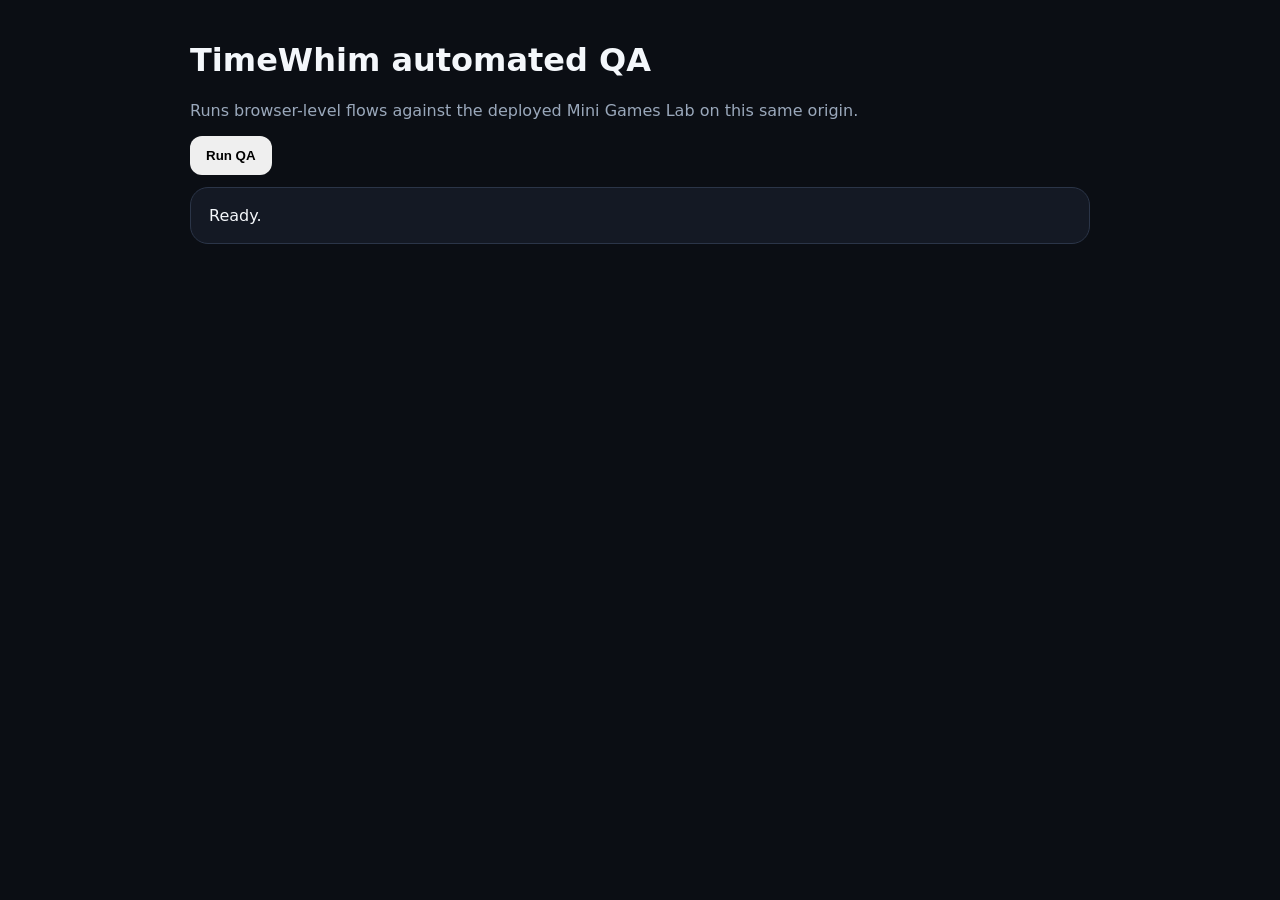
<file: qa/index.html>
<!doctype html>
<html lang="en">
<head>
<meta charset="utf-8">
<meta name="viewport" content="width=device-width,initial-scale=1">
<meta name="robots" content="noindex,nofollow">
<title>TimeWhim QA</title>
<style>
body{font-family:system-ui,sans-serif;background:#0b0e14;color:#f4f7fb;margin:0;padding:20px}.wrap{max-width:900px;margin:auto}.panel{background:#141924;border:1px solid #2b3548;border-radius:18px;padding:18px;margin:12px 0}button{padding:12px 16px;border-radius:12px;border:0;font-weight:800}.pass{color:#52d590}.fail{color:#ff7777}.muted{color:#9aa8bb}pre{white-space:pre-wrap;word-break:break-word}iframe{position:fixed;left:-10000px;top:0;width:900px;height:900px;border:0}
</style>
</head>
<body>
<div class="wrap"><h1>TimeWhim automated QA</h1><p class="muted">Runs browser-level flows against the deployed Mini Games Lab on this same origin.</p><button id="run">Run QA</button><div id="summary" class="panel">Ready.</div><div id="results"></div></div>
<iframe id="frame" title="QA target"></iframe>
<script>
(()=>{
const $=s=>document.querySelector(s), frame=$('#frame'), results=$('#results'), summary=$('#summary');
const sleep=ms=>new Promise(r=>setTimeout(r,ms));
function log(name,status,detail=''){const d=document.createElement('div');d.className='panel';d.innerHTML=`<strong class="${status==='PASS'?'pass':'fail'}">${status}</strong> · ${name}${detail?`<pre>${String(detail).replace(/[<&]/g,m=>({'<':'&lt;','&':'&amp;'}[m]))}</pre>`:''}`;results.appendChild(d)}
async function load(path='/lab/'){
  return new Promise((resolve,reject)=>{
    const timer=setTimeout(()=>reject(new Error('iframe load timeout')),8000);
    frame.onload=()=>{clearTimeout(timer);const w=frame.contentWindow,d=frame.contentDocument;
      w.scrollTo=()=>{};
      resolve({w,d});
    };
    frame.src=path+'?qa='+Date.now();
  });
}
function q(d,s){return d.querySelector(s)}function qa(d,s){return [...d.querySelectorAll(s)]}
function click(d,s){const e=q(d,s);if(!e)throw new Error('Missing '+s);e.click();return e}
function visible(d,s){const e=q(d,s);return !!e&&!e.classList.contains('hidden')}
async function wait(fn,timeout=7000){const end=Date.now()+timeout;while(Date.now()<end){try{if(fn())return true}catch{}await sleep(15)}throw new Error('Wait timeout')}
async function openGame(game,path='/lab/'){const x=await load(path);click(x.d,`.launch[data-game="${game}"]`);if(!visible(x.d,'#'+game))throw new Error(game+' did not open');return x}
async function quiz(){let {d}=await openGame('quiz');click(d,'#quizStart');for(let i=0;i<5;i++){await wait(()=>qa(d,'#qAnswers button').length===4);qa(d,'#qAnswers button')[0].click();await wait(()=>visible(d,'#qReveal'));click(d,'#qNext')}if(!visible(d,'#quizEnd'))throw new Error('No quiz end')}
async function quizDuel(){let {d}=await openGame('quiz');q(d,'#quizModes button[data-v="duel"]').click();click(d,'#quizStart');qa(d,'#qAnswers button')[0].click();q(d,'#qConf button').click();q(d,'#qPredict button').click();await wait(()=>visible(d,'#qPass'));click(d,'#qPassBtn');qa(d,'#qAnswers button')[0].click();q(d,'#qConf button').click();q(d,'#qPredict button').click();await wait(()=>visible(d,'#qReveal'))}
async function moves(){let {d}=await openGame('moves');click(d,'#movesStart');for(let i=0;i<5;i++){await wait(()=>qa(d,'#mOps button:not([disabled])').length>=3);for(let j=0;j<3;j++)q(d,'#mOps button:not([disabled])').click();await wait(()=>visible(d,'#mReveal'));click(d,'#mNext')}if(!visible(d,'#movesEnd'))throw new Error('No moves end')}
async function movesDuel(){let {d}=await openGame('moves');q(d,'#movesModes button[data-v="duel"]').click();click(d,'#movesStart');for(let j=0;j<3;j++)q(d,'#mOps button:not([disabled])').click();await wait(()=>visible(d,'#mPass'));click(d,'#mPassBtn');for(let j=0;j<3;j++)q(d,'#mOps button:not([disabled])').click();await wait(()=>visible(d,'#mReveal'))}
function matchGroups(faces,rule){const groups=[];if(rule.includes('10')){const used=new Set;faces.map(Number).forEach((v,i)=>{if(used.has(i))return;for(let j=i+1;j<faces.length;j++)if(!used.has(j)&&v+Number(faces[j])===10){groups.push([i,j]);used.add(i);used.add(j);break}});return groups}
 const ruTriple=[['🇯🇵','Токио','¥'],['🇰🇷','Сеул','₩'],['🔥','Дым','Тепло'],['🐝','Мёд','Улей'],['🌧️','☂️','Лужа']];
 const ruPair=[['Hg','Ртуть'],['Na','Натрий'],['🇯🇵','¥'],['🇰🇷','₩'],['π','3,14'],['H₂O','Вода'],['🐝','Мёд'],['🔑','Замок'],['DNA','Гены'],['°C','Цельсий']];
 const src=rule.toLowerCase().includes('трой')?ruTriple:ruPair;for(const g of src){const idx=faces.map((x,i)=>g.includes(x)?i:-1).filter(i=>i>=0);if(idx.length===g.length)groups.push(idx)}return groups}
async function match(){let {d}=await openGame('match');click(d,'#matchStart');for(let r=0;r<3;r++){await wait(()=>qa(d,'#mtGrid .matchCard').length>0);const faces=qa(d,'#mtGrid .matchCard').map(x=>x.textContent),rule=q(d,'#mtRule').textContent,groups=matchGroups(faces,rule);const expected=faces.length===16?8:(rule.includes('10')?6:4);if(groups.length!==expected)throw new Error('Could not map '+rule+' '+JSON.stringify(faces));await wait(()=>qa(d,'#mtGrid .matchCard').every(x=>x.textContent==='?'));for(const g of groups){for(const i of g)qa(d,'#mtGrid .matchCard')[i].click();await sleep(450)}if(r<2)await wait(()=>q(d,'#mtProg').textContent.includes(`Поле ${r+2} из 3`))}await wait(()=>visible(d,'#matchEnd'))}
async function contact(){let {d}=await openGame('contact');click(d,'#contactStart');click(d,'#cShowWord');const first=q(d,'#cCandidate').textContent;click(d,'#cHideWord');click(d,'#cContactBtn');await wait(()=>visible(d,'#cCheckResult'));click(d,'#cYes');await wait(()=>visible(d,'#cPrivate'));const second=q(d,'#cCandidate').textContent;if(!second||second===first)throw new Error('Candidate did not refresh after Contact');click(d,'#cShowWord');click(d,'#cHideWord');const before=q(d,'#cCandidate').textContent;click(d,'#cHintBtn');await wait(()=>visible(d,'#cPrivate'));const after=q(d,'#cCandidate').textContent;if(!after||after===before)throw new Error('Candidate did not refresh after hint');click(d,'#cShowWord');click(d,'#cHideWord');for(let i=0;i<14&&!visible(d,'#cRoundEnd');i++){click(d,'#cHintBtn');await sleep(10);if(visible(d,'#cPrivate')){click(d,'#cShowWord');click(d,'#cHideWord')}}if(!visible(d,'#cRoundEnd'))throw new Error('Could not finish secret');click(d,'#cNext');if(!visible(d,'#contactEnd'))throw new Error('No contact end')}
async function rush(){let {w,d}=await openGame('rush');click(d,'#rushStart');await wait(()=>q(d,'#rHold'));const b=q(d,'#rHold');b.dispatchEvent(new w.PointerEvent('pointerdown',{bubbles:true,pointerId:1}));await sleep(60);b.dispatchEvent(new w.PointerEvent('pointerup',{bubbles:true,pointerId:1}));await wait(()=>q(d,'#rReact'));await wait(()=>q(d,'#rReact').textContent.includes('ТАП'));click(d,'#rReact');await wait(()=>q(d,'#rMemGrid button:not([disabled])'));q(d,'#rMemGrid button:not([disabled])').click();await wait(()=>q(d,'#rStop'));click(d,'#rStop');await wait(()=>q(d,'#rRuleBtns'));for(let i=0;i<5;i++){await wait(()=>qa(d,'#rRuleBtns button').length===3);const h=q(d,'#rStage h2').textContent,btns=qa(d,'#rRuleBtns button'),pick=btns.find(x=>h.includes('БОЛЬШЕ')?+x.textContent>5:+x.textContent<5)||btns[0];pick.click();await sleep(15)}await wait(()=>q(d,'#rDot'));for(let i=0;i<3;i++){click(d,'#rDot');await sleep(5)}await wait(()=>visible(d,'#rushEnd'))}
async function telephone(){let {d}=await openGame('telephone');click(d,'#btStart');click(d,'#btRevealPrivate');await wait(()=>visible(d,'#btDraw'));await sleep(10);click(d,'#btSubmitDraw');click(d,'#btPassBtn');click(d,'#btRevealPrivate');await wait(()=>visible(d,'#btGuess'));q(d,'#btGuessInput').value='кот с чемоданом';click(d,'#btSubmitGuess');click(d,'#btPassBtn');click(d,'#btRevealPrivate');await wait(()=>visible(d,'#btDraw'));await sleep(10);click(d,'#btSubmitDraw');await wait(()=>visible(d,'#telephoneEnd'));if(qa(d,'#btChain .chainItem').length<4)throw new Error('Incomplete reveal chain')}
async function wrong(){let {d}=await openGame('wrong');click(d,'#wStart');for(let r=0;r<3;r++){for(let p=0;p<3;p++){click(d,'#wRevealBtn');if(!visible(d,'#wPromptWrap'))throw new Error('Prompt not revealed');click(d,'#wHideBtn')}await wait(()=>visible(d,'#wDiscuss'));click(d,'#wVoteNow');await wait(()=>visible(d,'#wVote'));qa(d,'#wVoteGrid button')[0].click();await wait(()=>visible(d,'#wReveal'));click(d,'#wNext')}if(!visible(d,'#wrongEnd'))throw new Error('No wrong-question end')}
async function mobile(){let {d}=await load('/lab/');frame.style.width='390px';await sleep(30);const w=d.documentElement.scrollWidth,c=d.documentElement.clientWidth;if(w>c+1)throw new Error(`Horizontal overflow ${w}>${c}`);frame.style.width='900px'}
async function enSmoke(){let {d}=await load('/lab/en/');for(const game of ['quiz','moves','match','contact','rush','telephone','wrong']){const b=q(d,`.launch[data-game="${game}"]`);if(!b)throw new Error('EN missing '+game)}click(d,'.launch[data-game="rush"]');click(d,'#rushStart');await wait(()=>q(d,'#rHold'))}
const tests=[['Confidence Duel Solo',quiz],['Confidence Duel Duel',quizDuel],['3 Moves Solo',moves],['3 Moves Duel',movesDuel],['Match 2.0 all rules',match],['Contact refresh + hint',contact],['Microgame Rush full sequence',rush],['Broken Telephone 3 players',telephone],['Wrong Question 3 rounds',wrong],['Mobile 390px layout',mobile],['English build smoke',enSmoke]];
$('#run').onclick=async()=>{results.innerHTML='';$('#run').disabled=true;let pass=0;for(const [name,fn] of tests){try{await fn();log(name,'PASS');pass++}catch(e){log(name,'FAIL',e&&e.stack||e)}}summary.innerHTML=`<strong>${pass}/${tests.length}</strong> tests passed.`;$('#run').disabled=false};
})();
</script>
</body>
</html>
</file>
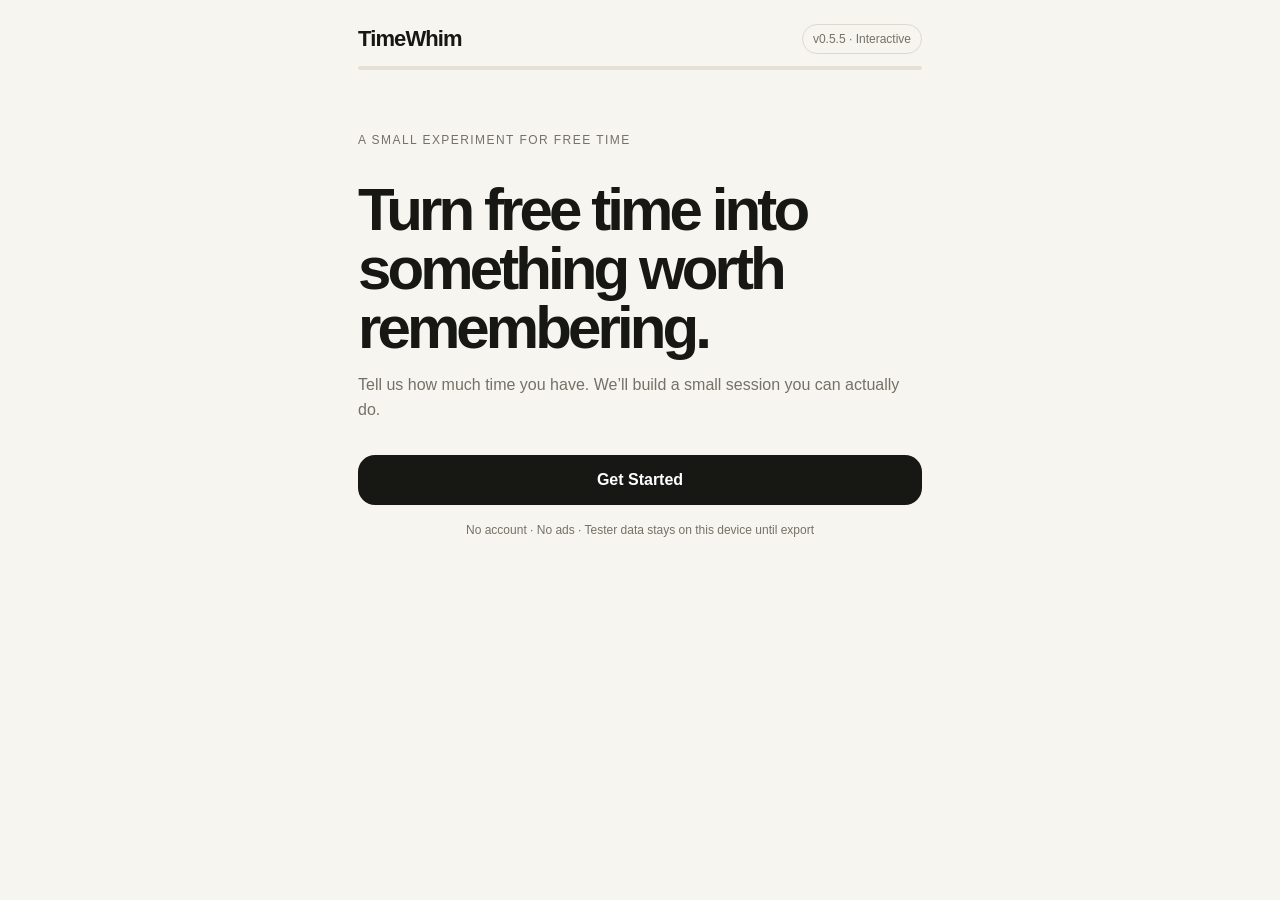
<file: tester/index.html>
<!doctype html>
<html lang="en">
<head>
<meta charset="utf-8">
<meta name="viewport" content="width=device-width,initial-scale=1,viewport-fit=cover">
<meta name="theme-color" content="#f7f5ef">
<title>TimeWhim — Interactive Tester</title>
<link rel="stylesheet" href="../styles.css?v=055">
</head>
<body>
<main class="app">
  <header class="top"><div class="brand">TimeWhim</div><div class="badge">v0.5.5 · Interactive</div></header>
  <div class="progress"><i id="progressBar"></i></div>

  <section class="screen active hero" data-screen="welcome">
    <div class="kicker">A small experiment for free time</div>
    <h1>Turn free time into something worth remembering.</h1>
    <p>Tell us how much time you have. We’ll build a small session you can actually do.</p>
    <button class="primary" id="getStarted">Get Started</button>
    <div class="footer-note">No account · No ads · Tester data stays on this device until export</div>
  </section>

  <section class="screen" data-screen="tester">
    <h2>Tester mode</h2><p>Pick a situation, then use the product naturally.</p>
    <div class="preset" data-preset="natural"><strong>Natural</strong><div>30 min · Solo · Curious</div></div>
    <div class="preset" data-preset="social"><strong>Social</strong><div>45 min · Two · Fun · Quiet</div></div>
    <div class="preset" data-preset="travel"><strong>Travel</strong><div>2h 30m · Solo · Chill · Offline + Low battery</div></div>
    <button class="secondary" id="chooseFreely">Choose freely instead</button>
  </section>

  <section class="screen" data-screen="time">
    <h2>How much time do you have?</h2>
    <div class="ring-wrap"><div class="ring" id="timeRing"><div class="ring-inner"><div class="ring-number" id="timeNumber">30</div><div class="ring-unit" id="timeUnit">minutes</div></div></div></div>
    <div class="chips"><button class="chip" data-min="10">10 min</button><button class="chip selected" data-min="30">30 min</button><button class="chip" data-min="60">1 hour</button></div>
    <input class="slider" id="timeSlider" type="range" min="5" max="720" step="5" value="30" aria-label="Session duration">
    <button class="primary" id="timeNext">Continue</button>
  </section>

  <section class="screen" data-screen="people">
    <h2>Who’s here?</h2><p>Enough detail to choose activities. No names needed.</p>
    <div class="choice-grid" id="peopleChoices">
      <button class="choice" data-v="solo">Just me<small>Solo activities</small></button>
      <button class="choice" data-v="two">Two of us<small>One phone, together</small></button>
      <button class="choice" data-v="group">Group<small>3 or more</small></button>
    </div>
    <div class="chips" id="groupSize" style="display:none"><button class="chip" data-v="3-5">3–5</button><button class="chip" data-v="6+">6+</button></div>
    <button class="primary" id="peopleNext" disabled>Continue</button>
  </section>

  <section class="screen" data-screen="mood">
    <h2>What kind of time?</h2>
    <div class="choice-grid" id="moodChoices"><button class="choice" data-v="fun">Fun</button><button class="choice" data-v="curious">Curious</button><button class="choice" data-v="chill">Chill</button><button class="choice" data-v="connect">Connect</button></div>
    <button class="secondary" id="surpriseMood">Surprise me</button><button class="primary" id="moodNext" disabled>Continue</button>
  </section>

  <section class="screen" data-screen="constraints">
    <h2>Anything to work around?</h2><p>Optional. Tap whatever matters right now.</p>
    <div class="chips" id="constraintChips"><button class="chip" data-v="quiet">Quiet</button><button class="chip" data-v="offline">Offline</button><button class="chip" data-v="battery">Low battery</button></div>
    <button class="primary" id="buildBtn">Build my time</button>
  </section>

  <section class="screen" data-screen="preview">
    <div class="ring-wrap"><div class="ring" style="--p:100"><div class="ring-inner"><div class="ring-number" id="previewMinutes">0</div><div class="ring-unit">minutes built</div></div></div></div>
    <div class="footer-note" id="previewMeta"></div><div class="card timeline" id="timeline"></div>
    <button class="primary" id="startBtn">Start Session</button><button class="secondary" id="mixBtn">Mix again</button>
  </section>

  <section class="screen" data-screen="activity">
    <div class="remaining" id="remainingText"></div>
    <article class="activity-card">
      <div class="activity-head"><div class="meta" id="activityType"></div><h2 id="activityTitle"></h2><p id="activityPrompt"></p><div class="footer-note" id="activityDuration"></div></div>
      <div class="action" id="actionArea"></div>
    </article>
    <div class="controls"><button class="control" id="swapBtn">Swap</button><button class="control" id="shorterBtn">Shorter</button><button class="control" id="moodBtn">Mood</button><button class="control" id="moreBtn">More</button></div>
    <button class="primary" id="doneNext">Done · Next</button>
  </section>

  <section class="screen" data-screen="complete">
    <div class="hero"><div class="kicker">Session complete</div><h1>Time well spent.</h1><p><strong id="doneMinutes">0 min</strong> · <span id="doneCount">0 activities</span></p></div>
    <div class="question"><h3>How did this feel?</h3><div class="feedback-row" data-key="feel"><button>Not for me</button><button>Good</button><button>Great</button></div></div>
    <div class="question"><h3>Again sometime?</h3><div class="feedback-row" data-key="again"><button>Yes</button><button>Maybe</button><button>No</button></div></div>
    <button class="primary" id="toFeedback">Finish tester feedback</button><button class="secondary" id="restartBtn">Start another</button>
  </section>

  <section class="screen" data-screen="feedback">
    <h2>One last minute.</h2><p>Nothing is sent automatically.</p>
    <div class="question"><h3>What do you think this product does?</h3><textarea data-field="productMeaning"></textarea></div>
    <div class="question"><h3>What was unclear?</h3><textarea data-field="unclear"></textarea></div>
    <div class="question"><h3>What would you normally use instead?</h3><input type="text" data-field="alternative"></div>
    <div class="question"><h3>When would you realistically use TimeWhim?</h3><textarea data-field="realUse"></textarea></div>
    <div class="question"><h3>Would you pay ₩4,900 one time?</h3><div class="feedback-row" data-key="pay"><button>Yes</button><button>Maybe</button><button>No</button></div></div>
    <div class="notice">Export includes interaction timings and tester choices, but no account, name, email, location, or device identifier.</div>
    <button class="primary" id="exportBtn">Export anonymous JSON</button><button class="secondary" id="feedbackDone">Done</button>
  </section>
</main>

<dialog id="moodDialog"><h3>Change the mood</h3><button data-replan="fun">More energy</button><button data-replan="chill">I’m tired</button><button data-replan="connect">More connection</button><button data-replan="curious">Make me think</button><button data-close>Cancel</button></dialog>
<dialog id="moreDialog"><h3>What changed?</h3><button data-replan="people">We’re more people</button><button data-replan="quiet">Quiet now</button><button data-replan="less">I have less time</button><button id="finishNow">Finish my time</button><button data-close>Cancel</button></dialog>
<script src="../app.js?v=055"></script>
<script src="../fix-v05.js?v=055"></script>
<script src="../fix-v051.js?v=055"></script>
<script src="../fix-v052.js?v=055"></script>
<script src="../fix-v053.js?v=055"></script>
<script src="../fix-v054.js?v=055"></script>
<script src="../fix-v055.js?v=055"></script>
</body>
</html>
</file>
<file: styles.css>
:root{--bg:#f7f5ef;--ink:#171714;--muted:#747168;--line:#ddd9cf;--panel:#fffdf8;--accent:#6257d6;--soft:#efede6;--ok:#257a61;--warn:#a55b32}*{box-sizing:border-box}html{background:var(--bg)}body{margin:0;color:var(--ink);background:var(--bg);font-family:Inter,ui-sans-serif,-apple-system,BlinkMacSystemFont,"Segoe UI",sans-serif}.app{width:min(100%,600px);margin:auto;padding:20px 18px 40px}.top{display:flex;justify-content:space-between;align-items:center;padding:4px 0 12px}.brand{font-weight:850;font-size:22px;letter-spacing:-.04em}.badge{font-size:12px;color:var(--muted);border:1px solid var(--line);border-radius:999px;padding:7px 10px}.progress{height:4px;background:#e6e1d7;border-radius:99px;overflow:hidden}.progress>i{display:block;height:100%;width:0;background:var(--ink);transition:.2s}.screen{display:none}.screen.active{display:block;animation:enter .22s ease both}@keyframes enter{from{opacity:0;transform:translateY(7px)}to{opacity:1;transform:none}}h1{font-size:clamp(38px,10vw,60px);line-height:.98;letter-spacing:-.065em;margin:34px 0 16px}h2{font-size:32px;line-height:1.02;letter-spacing:-.045em;margin:28px 0 12px}h3{font-size:20px;margin:0 0 10px}p{line-height:1.55;color:var(--muted)}.hero{padding-top:7vh}.kicker{text-transform:uppercase;letter-spacing:.12em;color:var(--muted);font-size:12px}.primary,.secondary,.choice,.chip,.control,.option,.smallbtn{font:inherit;cursor:pointer}.primary{width:100%;border:0;border-radius:17px;background:var(--ink);color:white;font-weight:800;padding:16px 18px;margin-top:16px}.primary:disabled{opacity:.35;cursor:not-allowed}.secondary{width:100%;border:1px solid var(--line);border-radius:17px;background:transparent;color:var(--ink);font-weight:750;padding:14px 18px;margin-top:9px}.choice-grid{display:grid;grid-template-columns:1fr 1fr;gap:10px;margin:20px 0}.choice{min-height:70px;background:var(--panel);border:1px solid var(--line);border-radius:19px;padding:14px;text-align:left;font-weight:750}.choice small{display:block;font-weight:500;color:var(--muted);margin-top:4px}.choice.selected,.chip.selected,.option.selected{border-color:var(--ink);box-shadow:inset 0 0 0 1px var(--ink)}.chips{display:flex;gap:8px;flex-wrap:wrap;margin:18px 0}.chip{border:1px solid var(--line);background:var(--panel);border-radius:999px;padding:11px 13px;font-weight:700}.ring-wrap{display:grid;place-items:center;margin:25px 0}.ring{--p:35;width:215px;aspect-ratio:1;border-radius:50%;display:grid;place-items:center;position:relative;background:conic-gradient(var(--accent) calc(var(--p)*1%),#e5e1d8 0)}.ring:after{content:"";position:absolute;inset:15px;background:var(--bg);border-radius:50%}.ring-inner{position:relative;z-index:1;text-align:center}.ring-number{font-size:62px;line-height:.92;font-weight:850;letter-spacing:-.06em}.ring-unit{font-size:13px;color:var(--muted);margin-top:8px}.slider{width:100%;accent-color:var(--ink)}.preset,.card{background:var(--panel);border:1px solid var(--line);border-radius:22px;padding:17px}.preset{margin:10px 0;cursor:pointer}.preset strong{font-size:18px}.preset div{font-size:13px;color:var(--muted);margin-top:5px}.timeline{margin:18px 0}.timeline-row{display:grid;grid-template-columns:12px 1fr auto;gap:12px;align-items:center;padding:13px 0;border-bottom:1px solid var(--line)}.timeline-row:last-child{border-bottom:0}.dot{width:9px;height:9px;border-radius:50%;background:var(--accent)}.meta{font-size:11px;text-transform:uppercase;letter-spacing:.1em;color:var(--muted)}.title{font-weight:800;margin-top:3px}.duration{font-weight:800}.activity-card{margin:18px 0;padding:22px;border:1px solid var(--line);border-radius:28px;background:var(--panel);min-height:360px}.activity-head{text-align:center}.activity-head h2{font-size:38px;margin:7px 0 10px}.activity-head p{margin-bottom:14px}.action{margin-top:20px;border-top:1px solid var(--line);padding-top:18px}.action label{font-weight:750;display:block;margin-bottom:8px}.action input[type=text],.action input[type=number],.action textarea{width:100%;font:inherit;font-size:16px;padding:13px 14px;border:1px solid var(--line);border-radius:14px;background:white;color:var(--ink)}.action textarea{min-height:96px;resize:vertical}.options{display:grid;gap:8px}.option{border:1px solid var(--line);background:white;border-radius:14px;padding:12px;text-align:left}.feedback{margin-top:12px;padding:12px;border-radius:14px;background:var(--soft);color:var(--ink);font-size:14px}.feedback.ok{border-left:3px solid var(--ok)}.feedback.warn{border-left:3px solid var(--warn)}.controls{display:grid;grid-template-columns:repeat(4,1fr);gap:7px}.control{border:1px solid var(--line);background:var(--panel);border-radius:14px;padding:11px 4px;font-size:12px;font-weight:750}.timer{text-align:center;padding:12px}.timer-display{font-size:56px;font-weight:850;letter-spacing:-.05em}.timer-row{display:flex;gap:8px;justify-content:center;flex-wrap:wrap;margin-top:10px}.smallbtn{border:1px solid var(--line);background:white;border-radius:12px;padding:10px 12px;font-weight:700}.clues{display:grid;gap:8px}.clue{padding:12px;border-radius:14px;border:1px solid var(--line);background:white}.clue.locked{color:transparent;text-shadow:0 0 7px rgba(0,0,0,.45);cursor:pointer}.counter{display:flex;justify-content:center;align-items:center;gap:14px;margin:14px 0}.counter strong{font-size:32px}.score{display:grid;grid-template-columns:1fr 1fr;gap:10px}.scorebox{text-align:center;border:1px solid var(--line);border-radius:16px;padding:12px;background:white}.scorebox strong{font-size:34px;display:block}.remaining{text-align:center;color:var(--muted);font-size:13px;margin-top:16px}.notice{border:1px dashed var(--line);padding:12px 14px;border-radius:14px;color:var(--muted);font-size:13px}.question{margin:18px 0}.feedback-row{display:flex;gap:8px}.feedback-row button{flex:1;border:1px solid var(--line);background:white;border-radius:13px;padding:11px 7px;font-weight:700}.feedback-row button.selected{background:var(--ink);color:white}dialog{width:min(92%,520px);border:1px solid var(--line);border-radius:24px;padding:18px;background:var(--bg);color:var(--ink)}dialog::backdrop{background:rgba(0,0,0,.28)}dialog button{width:100%;text-align:left;border:0;border-bottom:1px solid var(--line);padding:13px 4px;background:transparent;font:inherit;font-weight:720;cursor:pointer}.footer-note{text-align:center;color:var(--muted);font-size:12px;margin-top:18px}@media(max-width:380px){.app{padding-left:13px;padding-right:13px}.ring{width:190px}.controls{grid-template-columns:1fr 1fr}.choice-grid{grid-template-columns:1fr}}@media(prefers-reduced-motion:reduce){*{animation:none!important;transition:none!important}}
</file>
